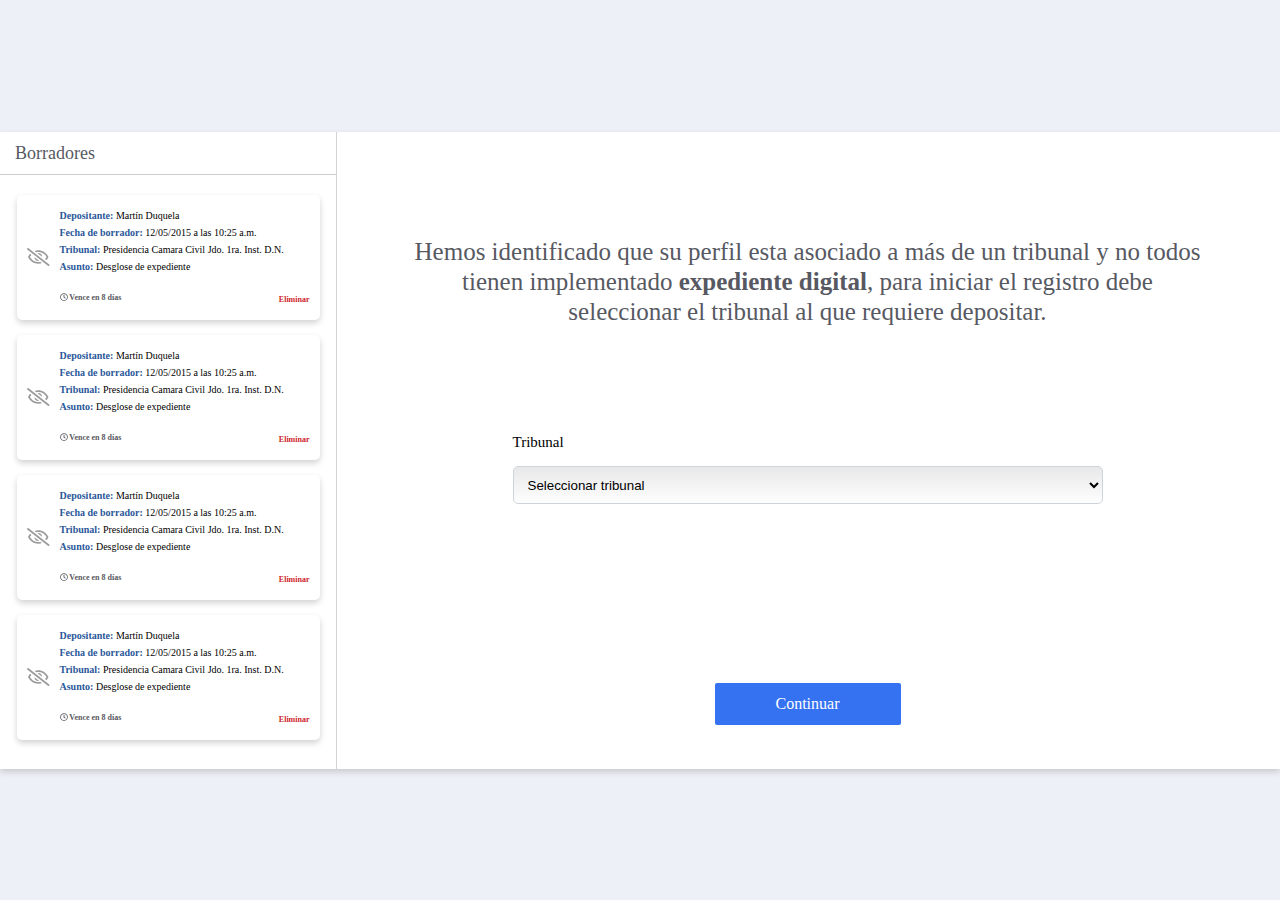
<file: index.html>
<!DOCTYPE html>
<html lang="en">
<head>
    <meta charset="UTF-8">
    <meta http-equiv="X-UA-Compatible" content="IE=edge">
    <meta name="viewport" content="width=device-width, initial-scale=1.0">
    <script type="text/javascript" src="/assets/js/main.js"></script>
    <link rel="icon" href="/assets/img/favicon.png" sizes="32x32" />
    <link href="/assets/css/styles.css" rel="stylesheet">
    <title>Poder Judicial de la República Dominicana</title>
</head>
<body>
    <main class="tribunal">
        <div class="tribunal__container">
            <div class="borradores">
                <div class="borradores__title">
                    <h1>Borradores</h1>
                </div>
                <div class="borradores__container">
                    <div class="borradores__borrador">
                        <div class="borrador__icon">
                            <i class="far fa-eye-slash"></i>
                        </div>
                        <div class="borrador__details">
                            <p><span>Depositante:</span> Martín Duquela</p>
                            <p><span>Fecha de borrador:</span> 12/05/2015 a las 10:25 a.m.</p>
                            <p><span>Tribunal:</span> Presidencia Camara Civil Jdo. 1ra. Inst. D.N.</p>
                            <p><span>Asunto:</span> Desglose de expediente</p>
                            <div class="borrador__footer">
                                <div class="borrador__date">
                                    <i class="far fa-clock"></i> Vence en 8 días
                                </div>
                                <div class="borrador__button">
                                    <a class="borrador__delete" href="#">Eliminar</a>
                                </div>
                            </div>
                        </div>
                    </div>
                    <div class="borradores__borrador">
                        <div class="borrador__icon">
                            <i class="far fa-eye-slash"></i>
                        </div>
                        <div class="borrador__details">
                            <p><span>Depositante:</span> Martín Duquela</p>
                            <p><span>Fecha de borrador:</span> 12/05/2015 a las 10:25 a.m.</p>
                            <p><span>Tribunal:</span> Presidencia Camara Civil Jdo. 1ra. Inst. D.N.</p>
                            <p><span>Asunto:</span> Desglose de expediente</p>
                            <div class="borrador__footer">
                                <div class="borrador__date">
                                    <i class="far fa-clock"></i> Vence en 8 días
                                </div>
                                <div class="borrador__button">
                                    <a class="borrador__delete" href="#">Eliminar</a>
                                </div>
                            </div>
                        </div>
                    </div>
                    <div class="borradores__borrador">
                        <div class="borrador__icon">
                            <i class="far fa-eye-slash"></i>
                        </div>
                        <div class="borrador__details">
                            <p><span>Depositante:</span> Martín Duquela</p>
                            <p><span>Fecha de borrador:</span> 12/05/2015 a las 10:25 a.m.</p>
                            <p><span>Tribunal:</span> Presidencia Camara Civil Jdo. 1ra. Inst. D.N.</p>
                            <p><span>Asunto:</span> Desglose de expediente</p>
                            <div class="borrador__footer">
                                <div class="borrador__date">
                                    <i class="far fa-clock"></i> Vence en 8 días
                                </div>
                                <div class="borrador__button">
                                    <a class="borrador__delete" href="#">Eliminar</a>
                                </div>
                            </div>
                        </div>
                    </div>
                    <div class="borradores__borrador">
                        <div class="borrador__icon">
                            <i class="far fa-eye-slash"></i>
                        </div>
                        <div class="borrador__details">
                            <p><span>Depositante:</span> Martín Duquela</p>
                            <p><span>Fecha de borrador:</span> 12/05/2015 a las 10:25 a.m.</p>
                            <p><span>Tribunal:</span> Presidencia Camara Civil Jdo. 1ra. Inst. D.N.</p>
                            <p><span>Asunto:</span> Desglose de expediente</p>
                            <div class="borrador__footer">
                                <div class="borrador__date">
                                    <i class="far fa-clock"></i> Vence en 8 días
                                </div>
                                <div class="borrador__button">
                                    <a class="borrador__delete" href="#">Eliminar</a>
                                </div>
                            </div>
                        </div>
                    </div>
                        
                </div>
            </div>
            <div class="block-right">
                <div class="block-right__text">
                    <p>Hemos identificado que su perfil esta asociado a más de un tribunal y no todos tienen implementado <span>expediente digital</span>, para iniciar el registro debe seleccionar el tribunal al que requiere depositar.</p>
                </div>
                <div class="block-right__form">
                    <form action="">
                        <label for="tribunal"> Tribunal
                            <select name="tribunal">
                                <option value="Seleccionar tribunal" selected>Seleccionar tribunal</option>
                                <option value="Presidencia Camara Civil Jdo. 1ra. Inst. D.N.">Presidencia Camara Civil Jdo. 1ra. Inst. D.N.</option>
                                <option value="Tribunal superior administrativo">Tribunal superior administrativo</option>
                                <option value="Suprema corte de justicia">Suprema corte de justicia</option>
                            </select>
                        </label>
                    </form>
                    <a class="block-right__button" href="/expediente.html">Continuar</a>
                </div>
            </div>
        </div>
    </main>

    <script src="/assets/fontawesome/js/all.js"></script>
</body>
</html>
</file>
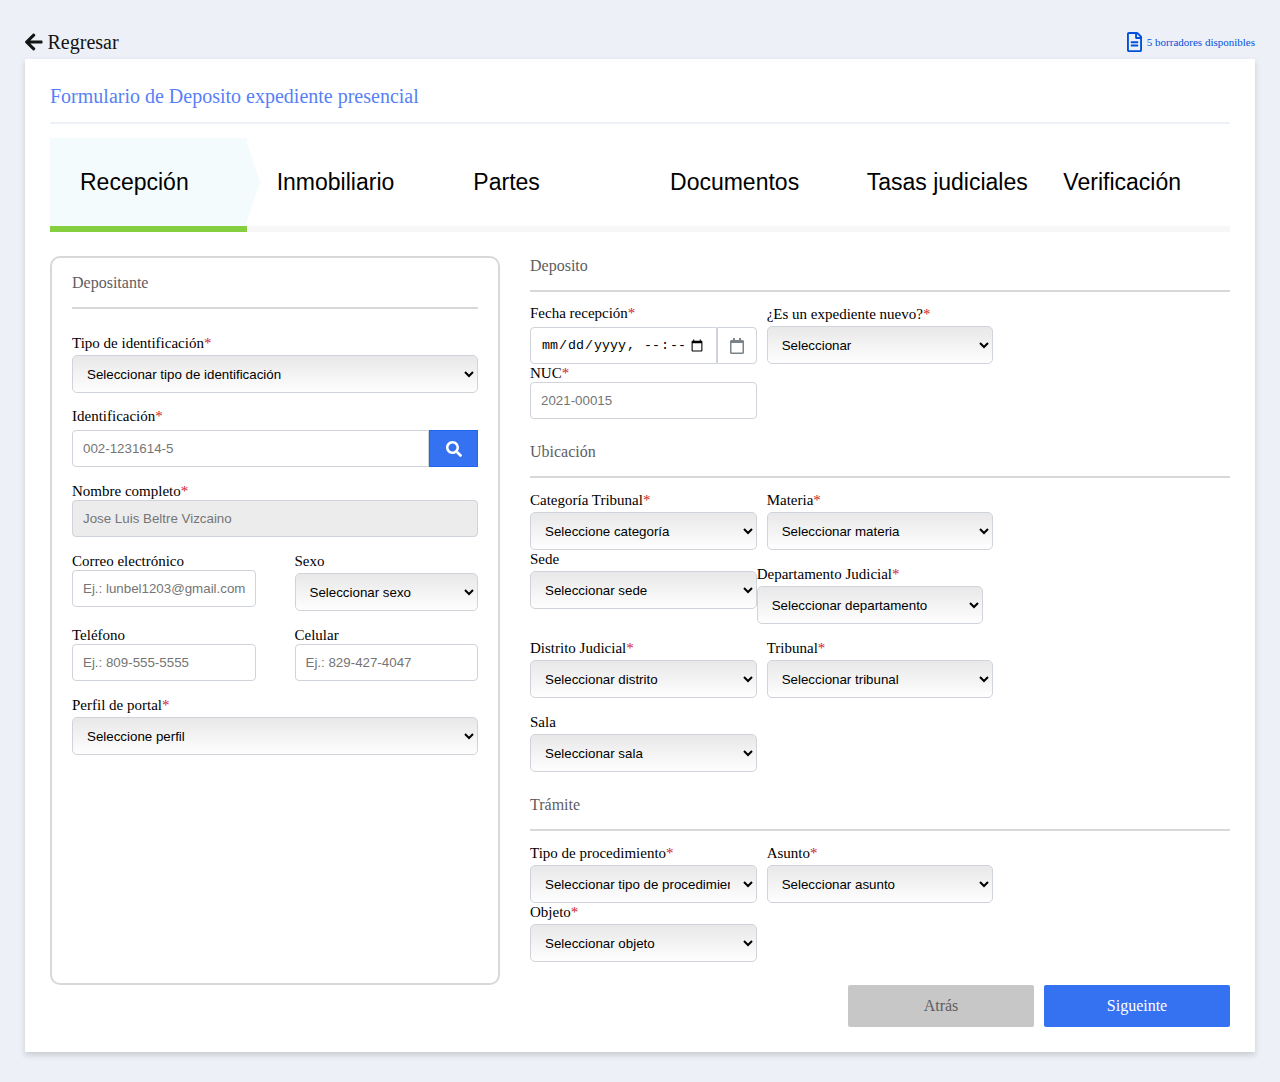
<file: expediente.html>
<!DOCTYPE html>
<html lang="en">
<head>
    <meta charset="UTF-8">
    <meta http-equiv="X-UA-Compatible" content="IE=edge">
    <meta name="viewport" content="width=device-width, initial-scale=1.0">
    <link rel="icon" href="/assets/img/favicon.png" sizes="32x32" />
    <link href="/assets/css/styles.css" rel="stylesheet">
    <title>Poder judicial - Formulario de Deposito expediente presencial</title>
</head>
<body>
    <main class="expedientes">
        <div class="expedientes__container">
            <div class="header__screen">
                <div class="back__btn">
                    <a id="back__btn">
                        <i class="fas fa-arrow-left"></i> Regresar
                    </a>
                </div>
                <div class="borradores__disponibles">
                    <a id="borradores__disponibles">
                        <i class="far fa-file-alt"></i>  5 borradores disponibles
                    </a>
                </div>
            </div>
            <div class="screen__body">
                <div class="body__header">
                    <div class="screen__header">
                        <h1>Formulario de Deposito expediente presencial</h1>
                    </div>
                    <div class="panel__tabs">
                        <ul class="panel__tabs__container">
                            <li class="panel__tab tab__active">
                                <h3>Recepción</h3>
                            </li>
                            <li class="panel__tab ">
                                <h3>Inmobiliario</h3>
                            </li>
                            <li class="panel__tab">
                                <h3>Partes</h3>
                            </li>
                            <li class="panel__tab">
                                <h3>Documentos</h3>
                            </li>
                            <li class="panel__tab">
                                <h3>Tasas judiciales</h3>
                            </li>
                            <li class="panel__tab">
                                <h3>Verificación</h3>
                            </li>
                        </ul>
                        <div class="panel__progress-bar">
                            <div class="progress__bar" id="progress__bar"></div>
                        </div>
                    </div>
                </div>
                <form>
                    <div class="step__content step-1 step__active" id="recepcion">
                        <div class="recepcion__content">
                            <div class="body__content-depositante">
                                <h3 class="step__content-title">
                                    Depositante
                                </h3>
                                <div class="depositante__form">
                                    <div class="form__group">
                                        <label for="typeId">Tipo de identificación<span>*</span></label>
                                        <select name="typeId">
                                            <option value="Seleccionar tipo de identificación">Seleccionar tipo de identificación</option>
                                            <option value="pasaporte">Pasaporte</option>
                                            <option value="cedula">Cédula</option>
                                        </select>
                                    </div>
                                    <div class="form__group id">
                                        <label for="id">Identificación<span>*</span></label>
                                        <input type="text" name="id" placeholder="002-1231614-5">
                                        <a href=""class="searchId"><i class="fas fa-search"></i></a>
                                    </div>
                                    <div class="form__group">
                                        <label for="full-name">Nombre completo<span>*</span></label>
                                        <input type="text" name="full-name" placeholder="Jose Luis Beltre Vizcaino" disabled="disabled">
                                    </div>
                                    <div class="form__group column-2 email">
                                        <label for="full-name">Correo electrónico</label>
                                        <input type="text" name="email" placeholder="Ej.: lunbel1203@gmail.com">
                                    </div>
                                    <div class="form__group column-2 sexo">
                                        <label for="sexo">Sexo</label>
                                        <select name="typeId">
                                            <option value="select-default">Seleccionar sexo</option>
                                            <option value="hombre">Hombre</option>
                                            <option value="mujer">Mujer</option>
                                        </select>
                                    </div>
                                    <div class="form__group column-2 phone">
                                        <label for="phone">Teléfono</label>
                                        <input type="text" name="phone" placeholder="Ej.: 809-555-5555">
                                    </div>
                                    <div class="form__group column-2 mobile">
                                        <label for="mobile">Celular</label>
                                        <input type="text" name="mobile" placeholder="Ej.: 829-427-4047">
                                    </div>
                                    <div class="form__group">
                                        <label for="profile">Perfil de portal<span>*</span></label>
                                        <select name="typeId">
                                            <option value="profile">Seleccione perfil</option>
                                        </select>
                                    </div>
                                </div>
                            </div>
                            <div class="body__content-deposito">
                                <div class="deposito__row">
                                    <h3 class="step__content-title">
                                        Deposito
                                    </h3>
                                    <div class="row__field">
                                        <div class="form__group column-3 marginT marginR column-icon">
                                            <label for="receptionDate">Fecha recepción<span>*</span></label>
                                            <input type="datetime-local" name="receptionDate" placeholder="dd/mm/yyyy hh:mm am/pm">
                                            <span class="icon-item"><i class="far fa-calendar"></i></span>
                                        </div>
                                        <div class="form__group column-3 marginT marginR">
                                            <label for="newExpediente">¿Es un expediente nuevo?<span>*</span></label>
                                            <select name="newExpediente">
                                                <option value="selecet">Seleccionar</option>
                                                <option value="si">Si</option>
                                                <option value="no">No</option>
                                            </select>
                                        </div>
                                        <div class="form__group column-3 marginT">
                                            <label for="nuc">NUC<span>*</span></label>
                                            <input type="text" name="nuc" placeholder="2021-00015">
                                        </div>
                                    </div>
                                </div>
                                
                                <div class="deposito__row">
                                    <h3 class="step__content-title">
                                        Ubicación
                                    </h3>
                                    <div class="row__field">
                                        <div class="form__group column-3 marginT marginR">
                                            <label for="categoryTribunal">Categoría Tribunal<span>*</span></label>
                                            <select name="categoryTribunal">
                                                <option value="selecet">Seleccione categoría</option>
                                            </select>
                                        </div>
                                        <div class="form__group column-3 marginT marginR">
                                            <label for="matter">Materia<span>*</span></label>
                                            <select name="matter">
                                                <option value="selecet">Seleccionar materia</option>
                                            </select>
                                        </div>
                                        <div class="form__group column-3 marginT">
                                            <label for="matter">Sede</label>
                                            <select name="matter">
                                                <option value="selecet">Seleccionar sede</option>
                                            </select>
                                        </div>
                                        <div class="form__group column-3 marginR">
                                            <label for="departamentJudicial">Departamento Judicial<span>*</span></label>
                                            <select name="departamentJudicial">
                                                <option value="selecet">Seleccionar departamento</option>
                                            </select>
                                        </div>
                                        <div class="form__group column-3 marginR">
                                            <label for="districtJudicial">Distrito Judicial<span>*</span></label>
                                            <select name="districtJudicial">
                                                <option value="selecet">Seleccionar distrito</option>
                                            </select>
                                        </div>
                                        <div class="form__group column-3">
                                            <label for="tribunal">Tribunal<span>*</span></label>
                                            <select name="tribunal">
                                                <option value="selecet">Seleccionar tribunal</option>
                                            </select>
                                        </div>
                                        <div class="form__group column-3 marginR">
                                            <label for="sala">Sala</label>
                                            <select name="sala">
                                                <option value="selecet">Seleccionar sala</option>
                                            </select>
                                        </div>
                                    </div>
                                </div>
                                
                                <div class="deposito__row">
                                    <h3 class="step__content-title">
                                        Trámite
                                    </h3>
                                    <div class="row__field">
                                        <div class="form__group column-3 marginT marginR">
                                            <label for="procedureType">Tipo de procedimiento<span>*</span></label>
                                            <select name="procedureType">
                                                <option value="selecet">Seleccionar tipo de procedimiento</option>
                                            </select>
                                        </div>
                                        <div class="form__group column-3 marginT marginR">
                                            <label for="subject">Asunto<span>*</span></label>
                                            <select name="subject">
                                                <option value="selecet">Seleccionar asunto</option>
                                            </select>
                                        </div>
                                        <div class="form__group column-3 marginT">
                                            <label for="object">Objeto<span>*</span></label>
                                            <select name="object">
                                                <option value="selecet">Seleccionar objeto</option>
                                            </select>
                                        </div>
                                    </div>
                                </div>

                            </div>
                            <div class="body__content-footer">
                                <div class="body__footer-left">
                                </div>
                                <div class="body__footer-right">
                                    <a class="block-right__button prev-btn disabled__button">Atrás</a>
                                    <a class="block-right__button next-btn">Sigueinte</a>
                                </div>
                            </div>
                        </div>
                    </div>
                    <div class="step__content step-2 " id="inmobiliario">
                        <div class="actions__buttons">
                            <a class="actions__link register__inmueble-button">
                                <i class="fas fa-store"></i>
                            </a>
                            <a class="actions__link register__delete">
                                <i class="fas fa-trash"></i>
                            </a>
                        </div>
                        <div class="inmobiliario__content">
                            <div class="body__content-inmobiliario">
                                <div class="table-full table">
                                    <div class="table__header">
                                        <div class="header__item"><input type="checkbox" name="marcar"></div>
                                        <div class="header__item">Distrito Catastral</div>
                                        <div class="header__item">Tipo de Inmueble</div>
                                        <div class="header__item">Titulo</div>
                                        <div class="header__item">Teléfono</div>
                                        <div class="header__item">Acciones</div>
                                    </div>
                                    <div class="table__body">
                                        <div class="table__row">
                                            <div class="header__item"><input type="checkbox" name="marcar"></div>
                                            <div class="header__item">San Juan</div>
                                            <div class="header__item">Condominio</div>
                                            <div class="header__item">Juan Maraca</div>
                                            <div class="header__item">809-555-5555</div>
                                            <div class="header__item"><i class="fas fa-pencil-alt"></i></div>
                                        </div>
                                        <div class="table__row">
                                            <div class="header__item"><input type="checkbox" name="marcar"></div>
                                            <div class="header__item">Santo Domingo</div>
                                            <div class="header__item">Apartamento</div>
                                            <div class="header__item">Pepin corripio</div>
                                            <div class="header__item">809-555-5555</div>
                                            <div class="header__item"><i class="fas fa-pencil-alt"></i></div>
                                        </div>
                                    </div>
                                </div>
                            </div>
                            <div class="body__content-footer">
                                <div class="body__footer-left">
                                    <a class="saveDraft-btn savedDraft__button">Guardar borrador</a>
                                </div>
                                <div class="body__footer-right">
                                    <a class="block-right__button prev-btn">Atrás</a>
                                    <a class="block-right__button next-btn">Sigueinte</a>
                                </div>
                            </div>
                        </div>
                    </div>
                    <div class="step__content step-3" id="partes">
                        <div class="actions__buttons">
                            <a class="actions__link">
                                <i class="fas fa-user-plus"></i>
                            </a>
                            <a class="actions__link register__delete">
                                <i class="fas fa-trash"></i>
                            </a>
                        </div>
                        <div class="inmobiliario__content">
                            <div class="body__content-inmobiliario">
                                <div class="table-full table">
                                    <div class="table__header">
                                        <div class="header__item"><input type="checkbox" name="marcar"></div>
                                        <div class="header__item">Nombre completo</div>
                                        <div class="header__item">Identificación</div>
                                        <div class="header__item">Calidad</div>
                                        <div class="header__item">Representante</div>
                                        <div class="header__item">Acciones</div>
                                    </div>
                                    <div class="table__body">
                                        <div class="table__row">
                                            <div class="header__item"><input type="checkbox" name="marcar"></div>
                                            <div class="header__item">Juan Arturo</div>
                                            <div class="header__item">001-0035942-1</div>
                                            <div class="header__item">Recurrente</div>
                                            <div class="header__item">Polo Contreras</div>
                                            <div class="header__item"><i class="fas fa-pencil-alt"></i></div>
                                        </div>
                                        <div class="table__row">
                                            <div class="header__item"><input type="checkbox" name="marcar"></div>
                                            <div class="header__item">Polo Contreras</div>
                                            <div class="header__item">001-0035942-1</div>
                                            <div class="header__item">Representante</div>
                                            <div class="header__item">N/A</div>
                                            <div class="header__item"><i class="fas fa-pencil-alt"></i></div>
                                        </div>
                                    </div>
                                </div>
                            </div>
                            <div class="body__content-footer">
                                <div class="body__footer-left">
                                    <a class="saveDraft-btn savedDraft__button">Guardar borrador</a>
                                </div>
                                <div class="body__footer-right">
                                    <a class="block-right__button prev-btn">Atrás</a>
                                    <a class="block-right__button next-btn">Sigueinte</a>
                                </div>
                            </div>
                        </div>
                    </div>
                    <div class="step__content step-4 " id="documentos">
                        <div class="actions__buttons">
                            <a class="actions__link">
                                <i class="fas fa-newspaper"></i>
                            </a>
                            <a class="actions__link register__delete">
                                <i class="fas fa-trash"></i>
                            </a>
                        </div>
                        <div class="inmobiliario__content">
                            <div class="body__content-documents">
                                <div class="table-ocho table-full table">
                                    <div class="table__header">
                                        <div class="header__item"><input type="checkbox" name="marcar"></div>
                                        <div class="header__item">Nombre del documento</div>
                                        <div class="header__item">Tipo de documento</div>
                                        <div class="header__item">Fecha de registro</div>
                                        <div class="header__item">Acciones</div>
                                    </div>
                                    <div class="table__body">
                                        <div class="table__row">
                                            <div class="header__item"><input type="checkbox" name="marcar"></div>
                                            <div class="header__item">Documento de prueba</div>
                                            <div class="header__item">Prueba</div>
                                            <div class="header__item">24/08/2021</div>
                                            <div class="header__item">
                                                <i class="fas fa-pencil-alt"></i>
                                                <i class="fas fa-paperclip"></i>
                                                <i class="fas fa-print"></i>
                                            </div>
                                        </div>
                                        <div class="table__row">
                                            <div class="header__item"><input type="checkbox" name="marcar"></div>
                                            <div class="header__item">Sentencia</div>
                                            <div class="header__item">Sentencia</div>
                                            <div class="header__item">24/08/2021</div>
                                            <div class="header__item">
                                                <i class="fas fa-pencil-alt"></i>
                                                <i class="fas fa-paperclip"></i>
                                                <i class="fas fa-print"></i>
                                            </div>
                                        </div>
                                    </div>
                                </div>
                                <div class="body__content-documentMatriz">
                                    <h3 class="step__content-title">
                                        Matriz de documentos
                                    </h3>
                                    <div class="documentMatriz__content">
                                        <div class="documents__legends">
                                            <div class="legends__header">
                                                <div class="legend__item legend__noCargado">
                                                    <div class="legend"></div>
                                                    <h3>No cargado</h3>
                                                </div>
                                                <div class="legend__item legend__vinculado">
                                                    <div class="legend"></div>
                                                    <h3>Documento Vinculado</h3>
                                                </div>
                                                <div class="legend__item legend__cargado">
                                                    <div class="legend"></div>
                                                    <h3>Archivo cargado</h3>
                                                </div>
                                            </div>
                                            <div class="documents__text">
                                                <p>Esta lista busque que el/la recepcionista conozca los documentos que el usuario debe depositar para este asunto.</p>
                                            </div>
                                            <div class="documents__types">
                                                <div class="legend__item legend__cargado"><div class="legend rounded"></div>Tipo de documento 1</div>
                                                <div class="legend__item legend__noCargado"><div class="legend rounded"></div>Tipo de documento 2</div>
                                                <div class="legend__item legend__vinculado"><div class="legend rounded"></div>Tipo de documento 3</div>
                                                <div class="legend__item legend__vinculado"><div class="legend rounded"></div>Tipo de documento 4</div>
                                                <div class="legend__item legend__noCargado"><div class="legend rounded"></div>Tipo de documento 5</div>
                                                <div class="legend__item legend__noCargado"><div class="legend rounded"></div>Tipo de documento 6</div>
                                            </div>
                                        </div>
                                    </div>
                                </div>
                            </div>
                            <div class="body__content-footer">
                                <div class="body__footer-left">
                                    <a class="saveDraft-btn savedDraft__button">Guardar borrador</a>
                                </div>
                                <div class="body__footer-right">
                                    <a class="block-right__button prev-btn">Atrás</a>
                                    <a class="block-right__button next-btn">Sigueinte</a>
                                </div>
                            </div>
                        </div>
                    </div>
                    <div class="step__content step-5 " id="tasas">
                        <div class="actions__buttons">
                            <a class="actions__link">
                                <i class="far fa-newspaper"></i>
                            </a>
                            <a class="actions__link register__delete">
                                <i class="fas fa-trash"></i>
                            </a>
                        </div>
                        <div class="inmobiliario__content">
                            <div class="body__content-documents">
                                <div class="table-ocho table-full table">
                                    <div class="table__header">
                                        <div class="header__item"><input type="checkbox" name="marcar"></div>
                                        <div class="header__item">Tipo de documento</div>
                                        <div class="header__item">Nro. de documento</div>
                                        <div class="header__item">Valor RD$</div>
                                        <div class="header__item">Acciones</div>
                                    </div>
                                    <div class="table__body">
                                        <div class="table__row">
                                            <div class="header__item"><input type="checkbox" name="marcar"></div>
                                            <div class="header__item">Recibo</div>
                                            <div class="header__item">056-562</div>
                                            <div class="header__item">RD$35.00</div>
                                            <div class="header__item">
                                                <i class="fas fa-pencil-alt"></i>
                                                <i class="fas fa-paperclip"></i>
                                            </div>
                                        </div>
                                        <div class="table__row">
                                            <div class="header__item"><input type="checkbox" name="marcar"></div>
                                            <div class="header__item">Sello</div>
                                            <div class="header__item">10-695</div>
                                            <div class="header__item">RD$10.00</div>
                                            <div class="header__item">
                                                <i class="fas fa-pencil-alt"></i>
                                                <i class="fas fa-paperclip"></i>
                                            </div>
                                        </div>
                                    </div>
                                </div>
                                <div class="body__content-documentMatriz">
                                    <h3 class="step__content-title">
                                        Matriz de documentos
                                    </h3>
                                    <div class="documentMatriz__content">
                                        <div class="documents__legends">
                                            <div class="legends__header">
                                                <div class="legend__item legend__noCargado">
                                                    <div class="legend"></div>
                                                    <h3>No cargado</h3>
                                                </div>
                                                <div class="legend__item legend__vinculado">
                                                    <div class="legend"></div>
                                                    <h3>Documento Vinculado</h3>
                                                </div>
                                                <div class="legend__item legend__cargado">
                                                    <div class="legend"></div>
                                                    <h3>Archivo cargado</h3>
                                                </div>
                                            </div>
                                            <div class="documents__text">
                                                <p>Esta lista busque que el/la recepcionista conozca los documentos que el usuario debe depositar para este asunto.</p>
                                            </div>
                                            <div class="documents__types">
                                                <div class="legend__item legend__cargado"><div class="legend rounded"></div>Tipo de documento 1</div>
                                                <div class="legend__item legend__noCargado"><div class="legend rounded"></div>Tipo de documento 2</div>
                                                <div class="legend__item legend__vinculado"><div class="legend rounded"></div>Tipo de documento 3</div>
                                                <div class="legend__item legend__vinculado"><div class="legend rounded"></div>Tipo de documento 4</div>
                                                <div class="legend__item legend__noCargado"><div class="legend rounded"></div>Tipo de documento 5</div>
                                                <div class="legend__item legend__noCargado"><div class="legend rounded"></div>Tipo de documento 6</div>
                                            </div>
                                        </div>
                                    </div>
                                </div>
                            </div>
                            <div class="body__content-footer">
                                <div class="body__footer-left">
                                    <a class="saveDraft-btn savedDraft__button">Guardar borrador</a>
                                </div>
                                <div class="body__footer-right">
                                    <a class="block-right__button prev-btn">Atrás</a>
                                    <a class="block-right__button next-btn">Sigueinte</a>
                                </div>
                            </div>
                        </div>
                    </div>
                    <div class="step__content step-6 " id="verificacion">
                        <div class="verificacion__content">
                            <div class="verificacion__recepcion">
                                <h1 class="verificacion__title">
                                    Recepción
                                </h1>
                                <div class="recepcion__content">
                                    <div class="body__content-depositante">
                                        <h3 class="step__content-title">
                                            Depositante
                                        </h3>
                                        <div class="depositante__form">
                                            <div class="form__group">
                                                <label for="typeId">Tipo de identificación<span>*</span></label>
                                                <select name="typeId">
                                                    <option value="Seleccionar tipo de identificación">Seleccionar tipo de identificación</option>
                                                    <option value="pasaporte">Pasaporte</option>
                                                    <option value="cedula">Cédula</option>
                                                </select>
                                            </div>
                                            <div class="form__group id">
                                                <label for="id">Identificación<span>*</span></label>
                                                <input type="text" name="id" placeholder="002-1231614-5">
                                                <a href=""class="searchId"><i class="fas fa-search"></i></a>
                                            </div>
                                            <div class="form__group">
                                                <label for="full-name">Nombre completo<span>*</span></label>
                                                <input type="text" name="full-name" placeholder="Jose Luis Beltre Vizcaino" disabled="disabled">
                                            </div>
                                            <div class="form__group phone">
                                                <label for="phone">Teléfono</label>
                                                <input type="text" name="phone" placeholder="Ej.: 809-555-5555">
                                            </div>
                                            <div class="form__group email">
                                                <label for="full-name">Correo electrónico</label>
                                                <input type="text" name="email" placeholder="Ej.: lunbel1203@gmail.com">
                                            </div>
                                            <div class="form__group">
                                                <label for="profile">Perfil de portal<span>*</span></label>
                                                <select name="typeId">
                                                    <option value="profile">Seleccione perfil</option>
                                                </select>
                                            </div>
                                        </div>
                                    </div>
                                    <div class="body__content-deposito">
                                        <div class="deposito__row">
                                            <h3 class="step__content-title">
                                                Deposito
                                            </h3>
                                            <div class="row__field">
                                                <div class="form__group column-3 marginT marginR column-icon">
                                                    <label for="receptionDate">Fecha recepción<span>*</span></label>
                                                    <input type="datetime-local" name="receptionDate" placeholder="dd/mm/yyyy hh:mm am/pm">
                                                    <span class="icon-item"><i class="far fa-calendar"></i></span>
                                                </div>
                                                <div class="form__group column-3 marginT">
                                                    <label for="nuc">NUC<span>*</span></label>
                                                    <input type="text" name="nuc" placeholder="2021-00015">
                                                </div>
                                            </div>
                                        </div>
                                        
                                        <div class="deposito__row">
                                            <h3 class="step__content-title">
                                                Ubicación
                                            </h3>
                                            <div class="row__field">
                                                <div class="form__group column-3 marginT marginR">
                                                    <label for="categoryTribunal">Categoría Tribunal<span>*</span></label>
                                                    <select name="categoryTribunal">
                                                        <option value="selecet">Seleccione categoría</option>
                                                    </select>
                                                </div>
                                                <div class="form__group column-3 marginT marginR">
                                                    <label for="matter">Materia<span>*</span></label>
                                                    <select name="matter">
                                                        <option value="selecet">Seleccionar materia</option>
                                                    </select>
                                                </div>
                                                <div class="form__group column-3 marginT">
                                                    <label for="matter">Sede</label>
                                                    <select name="matter">
                                                        <option value="selecet">Seleccionar sede</option>
                                                    </select>
                                                </div>
                                                <div class="form__group column-3 marginR">
                                                    <label for="departamentJudicial">Departamento Judicial<span>*</span></label>
                                                    <select name="departamentJudicial">
                                                        <option value="selecet">Seleccionar departamento</option>
                                                    </select>
                                                </div>
                                                <div class="form__group column-3 marginR">
                                                    <label for="districtJudicial">Distrito Judicial<span>*</span></label>
                                                    <select name="districtJudicial">
                                                        <option value="selecet">Seleccionar distrito</option>
                                                    </select>
                                                </div>
                                                <div class="form__group column-3">
                                                    <label for="tribunal">Tribunal<span>*</span></label>
                                                    <select name="tribunal">
                                                        <option value="selecet">Seleccionar tribunal</option>
                                                    </select>
                                                </div>
                                                <div class="form__group column-3 marginR">
                                                    <label for="sala">Sala</label>
                                                    <select name="sala">
                                                        <option value="selecet">Seleccionar sala</option>
                                                    </select>
                                                </div>
                                            </div>
                                        </div>
                                        
                                        <div class="deposito__row">
                                            <h3 class="step__content-title">
                                                Trámite
                                            </h3>
                                            <div class="row__field">
                                                <div class="form__group column-3 marginT marginR">
                                                    <label for="subject">Asunto<span>*</span></label>
                                                    <select name="subject">
                                                        <option value="selecet">Seleccionar asunto</option>
                                                    </select>
                                                </div>
                                                <div class="form__group column-3 marginT">
                                                    <label for="object">Objeto<span>*</span></label>
                                                    <select name="object">
                                                        <option value="selecet">Seleccionar objeto</option>
                                                    </select>
                                                </div>
                                            </div>
                                        </div>
                                    </div>
                                </div>
                            </div>

                            <div class="verificacion__sections columnas-4">
                                <div class="verificacion__inmuebles columna-verificacion">
                                    <h1 class="verificacion__title">
                                        Inmuebles
                                    </h1>
                                    <div class="body__content-inmobiliario">
                                        <div class="table-full table">
                                            <div class="table__header">
                                                <div class="header__item">Distrito Catastral</div>
                                                <div class="header__item">Tipo de Inmueble</div>
                                                <div class="header__item">Titulo</div>
                                                <div class="header__item">Teléfono</div>
                                            </div>
                                            <div class="table__body">
                                                <div class="table__row">
                                                    <div class="header__item">San Juan</div>
                                                    <div class="header__item">Condominio</div>
                                                    <div class="header__item">Juan Maraca</div>
                                                    <div class="header__item">809-555-5555</div>
                                                </div>
                                                <div class="table__row">
                                                    <div class="header__item">Santo Domingo</div>
                                                    <div class="header__item">Apartamento</div>
                                                    <div class="header__item">Pepin corripio</div>
                                                    <div class="header__item">809-555-5555</div>
                                                </div>
                                            </div>
                                        </div>
                                    </div>
                                </div>

                                <div class="verificacion__partes columna-verificacion">
                                    <h1 class="verificacion__title">
                                        Partes
                                    </h1>
                                    <div class="body__content-inmobiliario">
                                        <div class="table-full table">
                                            <div class="table__header">
                                                <div class="header__item">Nombre completo</div>
                                                <div class="header__item">Identificación</div>
                                                <div class="header__item">Calidad</div>
                                                <div class="header__item">Representante</div>
                                            </div>
                                            <div class="table__body">
                                                <div class="table__row">
                                                    <div class="header__item">Juan Arturo</div>
                                                    <div class="header__item">001-0035942-1</div>
                                                    <div class="header__item">Recurrente</div>
                                                    <div class="header__item">Polo Contreras</div>
                                                </div>
                                                <div class="table__row">
                                                    <div class="header__item">Polo Contreras</div>
                                                    <div class="header__item">001-0035942-1</div>
                                                    <div class="header__item">Representante</div>
                                                    <div class="header__item">N/A</div>
                                                </div>
                                            </div>
                                        </div>
                                    </div>
                                </div>
                            </div>

                            <div class="verificacion__sections columnas-3">
                                <div class="verificacion__documentos columna-verificacion">
                                    <h1 class="verificacion__title">
                                        Documentos
                                    </h1>
                                    <div class="body__content-inmobiliario">
                                        <div class="table-full table">
                                            <div class="table__header">
                                                <div class="header__item">Nombre del documento</div>
                                                <div class="header__item">Tipo de documento</div>
                                                <div class="header__item">Fecha de registro</div>
                                            </div>
                                            <div class="table__body">
                                                <div class="table__row">
                                                    <div class="header__item">Documento de prueba</div>
                                                    <div class="header__item">Prueba</div>
                                                    <div class="header__item">24/08/2021</div>
                                                </div>
                                                <div class="table__row">
                                                    <div class="header__item">Sentencia</div>
                                                    <div class="header__item">Sentencia</div>
                                                    <div class="header__item">24/08/2021</div>
                                                </div>
                                            </div>
                                        </div>
                                    </div>
                                </div>
                                
                                <div class="verificacion__tasa columna-verificacion">
                                    <h1 class="verificacion__title">
                                        Tasas Judiciales
                                    </h1>
                                    <div class="body__content-inmobiliario">
                                        <div class="table-full table">
                                            <div class="table__header">
                                                <div class="header__item">Tipo de documento</div>
                                                <div class="header__item">Nro. de documento</div>
                                                <div class="header__item">Valor RD$</div>
                                            </div>
                                            <div class="table__body">
                                                <div class="table__row">
                                                    <div class="header__item">Recibo</div>
                                                    <div class="header__item">056-562</div>
                                                    <div class="header__item">RD$35.00</div>
                                                </div>
                                                <div class="table__row">
                                                    <div class="header__item">Sello</div>
                                                    <div class="header__item">10-695</div>
                                                    <div class="header__item">RD$10.00</div>
                                                </div>
                                            </div>
                                        </div>
                                    </div>
                                </div>
                            </div>
                        </div>

                        <div class="body__content-footer">
                            <div class="body__footer-left">
                            </div>
                            <div class="body__footer-right">
                                <a class="block-right__button prev-btn">Atrás</a>
                                <a class="block-right__button submit-btn">Guardar</a>
                            </div>
                        </div>
                    </div>
                </form>
            </div>
        </div>
    </main>

    <div class="modals__all">
        <div class="modal modal__case-number ">
            <div class="modal__container">
                <div class="modal__body">
                    <div class="modal__icon">
                        <i class="fas fa-exclamation"></i>
                    </div>
                    <div class="modal__text">
                        <p>El número de caso consultado no fue encontrado en la base de datos del sistema, favor revisar e intentar Nuevamente.</p>
                    </div>
                </div>
                <div class="modal__footer">
                    <a class="block-right__button closeModal">Volver</a>
                </div>
            </div>
        </div>

        <div class="modal modal__action-delete ">
            <div class="modal__container">
                <div class="modal__body">
                    <div class="modal__icon">
                        <i class="fas fa-exclamation"></i>
                    </div>
                    <div class="modal__text">
                        <p>Esta acción eliminara <span>(2)</span> registros, ¿deseas continuar?</p>
                    </div>
                </div>
                <div class="modal__footer">
                    <a class="block-right__button danger__button closeModal">Cancelar</a>
                    <a class="block-right__button closeModal">Continuar</a>
                </div>
            </div>
        </div>

        <div class="modal modal__saved-draft ">
            <div class="modal__container">
                <div class="modal__body">
                    <div class="modal__icon">
                        <i class="fas fa-exclamation"></i>
                    </div>
                    <div class="modal__text">
                        <p>El borrador de esta solicitud fue guardado correctamente, ¿desea imprimir una constancia para el usuario?</p>
                    </div>
                </div>
                <div class="modal__footer">
                    <a class="block-right__button border-blue__button closeModal">No, solo guardar</a>
                    <a class="block-right__button closeModal">Si, imprimir</a>
                </div>
            </div>
        </div>

        <div class="modal modal__regresar ">
            <div class="modal__container">
                <div class="modal__body">
                    <div class="modal__icon">
                        <i class="fas fa-exclamation"></i>
                    </div>
                    <div class="modal__text">
                        <p>Realizar esta acción podría ocasionar que no se guarde la información registrada hasta el momento, ¿deseas continuar?</p>
                    </div>
                </div>
                <div class="modal__footer">
                    <a class="block-right__button danger__button closeModal">Cancelar</a>
                    <a href="/index.html" class="block-right__button">Continuar</a>
                </div>
            </div>
        </div>

        <div class="modal modal__delete-draft ">
            <div class="modal__container">
                <div class="modal__body">
                    <div class="modal__icon">
                        <i class="fas fa-exclamation"></i>
                    </div>
                    <div class="modal__text">
                        <p>El borrador que desea eliminar ya tiene un <span>constancia</span> generada para el usuario que deposito, aun así <br>¿deseas continuar?</p>
                    </div>
                </div>
                <div class="modal__footer">
                    <a class="block-right__button danger__button closeModal">Cancelar</a>
                    <a class="block-right__button closeModal">Continuar</a>
                </div>
            </div>
        </div>
        
        <div class="modal modal__borradores ">
            <div class="modal__container">
                <div class="borradores">
                    <div class="borradores__title modal__header">
                        <h1>Borradores</h1>
                        <a class="closeModal"><i class="fas fa-times"></i></a>
                    </div>
                    <div class="borradores__container">
                        <div class="borradores__borrador">
                            <div class="borrador__icon">
                                <i class="far fa-eye-slash"></i>
                            </div>
                            <div class="borrador__details">
                                <p><span>Depositante:</span> Martín Duquela</p>
                                <p><span>Fecha de borrador:</span> 12/05/2015 a las 10:25 a.m.</p>
                                <p><span>Tribunal:</span> Presidencia Camara Civil Jdo. 1ra. Inst. D.N.</p>
                                <p><span>Asunto:</span> Desglose de expediente</p>
                                <div class="borrador__footer">
                                    <div class="borrador__date">
                                        <i class="far fa-clock"></i> Vence en 8 días
                                    </div>
                                    <div class="borrador__button">
                                        <a class="borrador__delete" href="#">Eliminar</a>
                                    </div>
                                </div>
                            </div>
                        </div>
                        <div class="borradores__borrador">
                            <div class="borrador__icon">
                                <i class="far fa-eye-slash"></i>
                            </div>
                            <div class="borrador__details">
                                <p><span>Depositante:</span> Martín Duquela</p>
                                <p><span>Fecha de borrador:</span> 12/05/2015 a las 10:25 a.m.</p>
                                <p><span>Tribunal:</span> Presidencia Camara Civil Jdo. 1ra. Inst. D.N.</p>
                                <p><span>Asunto:</span> Desglose de expediente</p>
                                <div class="borrador__footer">
                                    <div class="borrador__date">
                                        <i class="far fa-clock"></i> Vence en 8 días
                                    </div>
                                    <div class="borrador__button">
                                        <a class="borrador__delete" href="#">Eliminar</a>
                                    </div>
                                </div>
                            </div>
                        </div>
                        <div class="borradores__borrador">
                            <div class="borrador__icon">
                                <i class="far fa-eye-slash"></i>
                            </div>
                            <div class="borrador__details">
                                <p><span>Depositante:</span> Martín Duquela</p>
                                <p><span>Fecha de borrador:</span> 12/05/2015 a las 10:25 a.m.</p>
                                <p><span>Tribunal:</span> Presidencia Camara Civil Jdo. 1ra. Inst. D.N.</p>
                                <p><span>Asunto:</span> Desglose de expediente</p>
                                <div class="borrador__footer">
                                    <div class="borrador__date">
                                        <i class="far fa-clock"></i> Vence en 8 días
                                    </div>
                                    <div class="borrador__button">
                                        <a class="borrador__delete" href="#">Eliminar</a>
                                    </div>
                                </div>
                            </div>
                        </div>
                        <div class="borradores__borrador">
                            <div class="borrador__icon">
                                <i class="far fa-eye-slash"></i>
                            </div>
                            <div class="borrador__details">
                                <p><span>Depositante:</span> Martín Duquela</p>
                                <p><span>Fecha de borrador:</span> 12/05/2015 a las 10:25 a.m.</p>
                                <p><span>Tribunal:</span> Presidencia Camara Civil Jdo. 1ra. Inst. D.N.</p>
                                <p><span>Asunto:</span> Desglose de expediente</p>
                                <div class="borrador__footer">
                                    <div class="borrador__date">
                                        <i class="far fa-clock"></i> Vence en 8 días
                                    </div>
                                    <div class="borrador__button">
                                        <a class="borrador__delete" href="#">Eliminar</a>
                                    </div>
                                </div>
                            </div>
                        </div>
                            
                    </div>
                </div>
            </div>
        </div>
        
        <div class="modal modal__registroInmueble ">
            <div class="modal__container">
                <div class="registro__inmueble">
                    <div class="modal__header">
                        <div class="borradores__title">
                            <h1>Registro de inmueble</h1>
                        </div>
                        <a class="closeModal"><i class="fas fa-times"></i></a>
                    </div>
                    <div class="modal__body">
                        <div class="recepcion__content">
                            <div class="body__content-depositante">
                                <h3 class="step__content-title">
                                    Titular
                                </h3>
                                <div class="depositante__form">
                                    <div class="form__group">
                                        <label for="typeId">Tipo de identificación<span>*</span></label>
                                        <select name="typeId">
                                            <option value="Seleccionar tipo de identificación">Seleccionar tipo de identificación</option>
                                            <option value="pasaporte">Pasaporte</option>
                                            <option value="cedula">Cédula</option>
                                        </select>
                                    </div>
                                    <div class="form__group id">
                                        <label for="id">Identificación<span>*</span></label>
                                        <input type="text" name="id" placeholder="002-1231614-5">
                                        <a href=""class="searchId"><i class="fas fa-search"></i></a>
                                    </div>
                                    <div class="form__group">
                                        <label for="full-name">Nombre completo</label>
                                        <input type="text" name="full-name" placeholder="Jose Luis Beltre Vizcaino" disabled="disabled">
                                    </div>
                                    <div class="form__group phone">
                                        <label for="phone">Teléfono</label>
                                        <input type="text" name="phone" placeholder="Ej.: 809-555-5555">
                                    </div>
                                </div>
                            </div>
                            <div class="body__content-deposito">
                                
                                <div class="deposito__row">
                                    <h3 class="step__content-title">
                                        Ubicación del inmueble
                                    </h3>
                                    <div class="row__field">
                                        <div class="form__group column-3 marginT marginR">
                                            <label for="categoryTribunal">Distrito Catastral</label>
                                            <select name="categoryTribunal">
                                                <option value="selecet">Seleccionar distrito catastral</option>
                                            </select>
                                        </div>
                                        <div class="form__group column-3 marginT marginR">
                                            <label for="matter">Provincia</label>
                                            <select name="matter">
                                                <option value="selecet">Seleccionar provincia</option>
                                            </select>
                                        </div>
                                        <div class="form__group column-3 marginT">
                                            <label for="matter">Municipio</label>
                                            <select name="matter">
                                                <option value="selecet">Seleccionar municipio</option>
                                            </select>
                                        </div>
                                    </div>
                                </div>
                                
                                <div class="deposito__row">
                                    <h3 class="step__content-title">
                                        Detalles del inmueble
                                    </h3>
                                    <div class="row__field">
                                        <div class="form__group column-3 marginT marginR">
                                            <label for="procedureType">Tipo Inmueble</label>
                                            <select name="procedureType">
                                                <option value="selecet">Seleccionar municipio</option>
                                            </select>
                                        </div>
                                        <div class="form__group column-3  marginT marginR">
                                            <label for="phone">Matrícula</label>
                                            <input type="text" name="phone" placeholder="Ingresar matrícula">
                                        </div>
                                        <div class="form__group column-3 marginT">
                                            <label for="phone">Designación posicional</label>
                                            <input type="text" name="phone" placeholder="Ingresar designación">
                                        </div>
                                        <div class="form__group column-3 marginR">
                                            <label for="phone">Parcela</label>
                                            <input type="text" name="phone" placeholder="Ingresar parcela">
                                        </div>
                                        <div class="form__group column-3 marginR">
                                            <label for="phone">Manzana</label>
                                            <input type="text" name="phone" placeholder="Ingresar manzana">
                                        </div>
                                        <div class="form__group column-3">
                                            <label for="phone">Porción</label>
                                            <input type="text" name="phone" placeholder="Ingresar porción">
                                        </div>
                                        <div class="form__group column-3 marginR">
                                            <label for="phone">Solar</label>
                                            <input type="text" name="phone" placeholder="Ingresar solar">
                                        </div>
                                    </div>
                                </div>

                            </div>
                        </div>
                    </div>
                    <div class="modal__footer">
                        <a class="block-right__button closeModal">Guardar</a>
                    </div>
                </div>
            </div>
        </div>
    </div>

    <script src="/assets/fontawesome/js/all.js"></script>
    <script type="text/javascript" src="/assets/js/main.js"></script>
</body>
</html>
</file>
<file: assets/css/styles.css>
:root {

    /* Colors: */
    --unnamed-color-010710: #010710;
    --unnamed-color-1b334b: #1B334B;
    --unnamed-color-2b589a: #2B589A;
    --unnamed-color-0047ba: #0047BA;
    --unnamed-color-0050dd: #0050DD;
    --unnamed-color-0197cd: #0197CD;
    --unnamed-color-b6d6e1: #B6D6E1;
    --unnamed-color-f1fffa: #F1FFFA;
    --unnamed-color-5e5d62: #5E5D62;
    --unnamed-color-d7d2cb: #D7D2CB;
    --unnamed-color-e6e6e6: #E6E6E6;
    --unnamed-color-f2f2f2: #F2F2F2;
    --unnamed-color-ffffff: #FFFFFF;
    --unnamed-color-20994a: #20994A;
    --unnamed-color-ce2529: #CE2529;
    --unnamed-color-ef3340: #EF3340;
    --unnamed-color-dbd42e: #DBD42E;

    /* Dimensiones */
    --full-width: 1322px;
    --full-height: 637px;

}

@import url('https://fonts.googleapis.com/css2?family=Roboto:wght@100;300;400;500&display=swap');

h1, h2, h3, h4, h5, h6 {
    font-size: 16px;
}

* {
    margin: 0;
    padding: 0;
    box-sizing: border-box;
}

a {
    cursor: pointer;
}

body {
    font-family: Helvetica Neue;
    background-color: #EDF1F7;
    font-weight: 300;
}

/********************************
**  SCREEN TRIBUNAL
*********************************/
.tribunal {
    width: 100vw;
    height: 100vh;
    display: flex;
    justify-content: center;
    align-items: center;
}

.tribunal__container {
    width: var(--full-width);
    height: var(--full-height);
    display: flex;
    background-color: var(--unnamed-color-ffffff) 0% 0% no-repeat padding-box;
    background: #FFFFFF 0% 0% no-repeat padding-box;
    box-shadow: 0px 3px 6px #00000029;
}

.borradores {
    width: 337px;
    height: 100%;
    display: flex;
    flex-direction: column;
    align-items: center;
    border-right: solid 1.5px #D3D3D3;
}

.borradores__title {
    width: 100%;
    border-bottom: solid 1.5px #70707059;
}

.borradores__title h1 {
    font-family: Helvetica Neue;
    font-size: 18px;
    color: #575962;
    line-height: 22px;
    text-align: left;
    font-weight: 300;
    letter-spacing: 0px;
    padding: 10px 15px;
}

.borradores__container {
    width: 303px;
    display: flex;
    flex-wrap: wrap;
    justify-content: center;
    padding-top: 20px;
}

.borradores__borrador {
    width: 303px;
    display: flex;
    flex-wrap: wrap;
    background: var(--unnamed-color-ffffff) 0% 0% no-repeat padding-box;
    background: #FFFFFF 0% 0% no-repeat padding-box;
    box-shadow: 0px 3px 6px #0000002E;
    border-radius: 5px;
    padding: 15px 0px;
    font-size: 10px;
    line-height: 12px;
    margin-bottom: 15px;
}

.borradores__borrador:hover {
    background-color: #F2F2F2;
}

.borrador__icon {
    width: 43px;
    display: flex;
    justify-content: center;
    align-items: center;
    font-size: 18px;
    color: #9B9B9B;
}

.borrador__details {
    width: calc(100% - 43px);
}

.borrador__details p {
    margin-bottom: 5px;
}

.borrador__details span {
    color: var(--unnamed-color-2b589a);
    text-align: left;
    font: normal normal bold 10px/12px Helvetica Neue;
    letter-spacing: 0px;
    color: #2B589A;
}

.borrador__footer {
    width: 100%;
    margin-top: 20px;
    display: flex;
    justify-content: space-between;
}

.borrador__date {
    text-align: left;
    font: normal normal bold 8px/10px Helvetica Neue;
    letter-spacing: 0px;
    color: #575962;
}

.borrador__button {
    margin-right: 10px;
}

.borrador__delete {
    color: var(--unnamed-color-ce2529);
    text-align: left;
    font: normal normal bold 8px/10px Helvetica Neue;
    letter-spacing: 0px;
    text-decoration: none;
}

.block-right {
    width: calc(100% - 339px);
    display: flex;
    flex-direction: column;
    align-items: center;
    margin: 105px 0px 60px 0px;
}

.block-right__text {
    width: 792px;
    font-size: 25px;
    line-height: 30px;
    font-weight: 300;
    color: #575962;
    text-align: center;
    letter-spacing: 0px;
    margin-bottom: 107px;
}

.block-right__text span {
    text-align: center;
    font: normal normal bold Helvetica Neue;
    letter-spacing: 0px;
    color: #575962;
    font-weight: bold;
}

.tribunal form {
    width: 100%;
    display: flex;
    justify-content: center;
}

.tribunal form label {
    width: 100%;
    margin-bottom: 179px;
}

.block-right__form {
    width: 590px;
    display: flex;
    justify-content: center;
    flex-wrap: wrap;
}

.tribunal form select {
    width: 100%;
    height: 38px;
    padding: 10px;
    background-color: white;
    border: solid 1px;
    border-radius: 5px;
    background: transparent linear-gradient(180deg, #E8E8E8 0%, #FEFEFE 100%) 0% 0% no-repeat padding-box;
    border: 1px solid #CED4DA;
    border-radius: 5px;
    margin-top: 15px;
}

.block-right__button {
    width: 186px;
    height: 42px;
    display: flex;
    justify-content: center;
    align-items: center;
    background-color: #3572F2;
    border-radius: 2px;
    color: white;
    text-decoration: none;
}

.block-right__button:hover {
    background-color: #2F6CEC;
}

/********************************
**  SCREEN EXPEDIENTE
*********************************/
.expedientes {
    width: 100%;
    display: flex;
    justify-content: center;
    align-items: center;
}

.expedientes__container {
    width: calc(100% - 50px);
    height: calc(100% - 50px);
    display: flex;
    flex-wrap: wrap;
    flex-direction: column;
    margin: 30px 0px;
}

.header__screen {
    width: 100%;
    display: flex;
    justify-content: space-between;
    margin-bottom: 5px;
}

.back__btn a {
    text-align: left;
    font-family: Helvetica Neue;
    letter-spacing: 0px;
    color: #131414;
    font-size: 20px;
    line-height: 24px;
    text-decoration: none;
}

.borradores__disponibles a {
    height: 100%;
    display: flex;
    justify-content: center;
    align-items: center;
    font-family: Helvetica Neue;
    font-size: 11px;
    line-height: 13px;
    color: var(--unnamed-color-0050dd);
    text-align: left;
    letter-spacing: 0px;
    text-decoration: none;
    font-weight: 400;
}

.borradores__disponibles svg {
    margin-right: 5px;
    font-size: 20px;
}

.screen__body {
    width: 100%;
    padding: 25px;
    background-color: var(--unnamed-color-ffffff);
    box-shadow: 0px 3px 6px #00000029;
}

.body__header {
    width: 100%;
    margin-bottom: 30px;
}

.screen__header {
    width: 100%;
    border-bottom: 2px solid #EDF1F7;
    padding-bottom: 13px;
}

.screen__header h1 {
    font-size: 20px;
    font-family: Helvetica Neue;
    line-height: 25px;
    text-align: left;
    font-weight: 400;
    letter-spacing: 0px;
    color: #577FF6;
}

.panel__tabs {
    width: 100%;
    height: 88px;
    margin-top: 14px;
}

.panel__tabs__container {
    width: 100%;
    height: 100%;
    display: flex;
    flex-direction: row;
    justify-content: space-between;
    align-items: center;
    list-style: none;
}

.panel__tab {
    width: 100%;
    height: 100%;
    display: flex;
    align-items: center;
    color: #000000;
    position: relative;
}

.panel__tab h3 {
    margin-left: 30px;
    font-family: 'Roboto', sans-serif;
    font-size: 23px;
    line-height: 30px;
    font-weight: 300;
}

.tab__active {
    background-color: #F4FBFD;
    position: relative;
}

.tab__active::after {
    content: "";
    width: 0;
    height: 0;
    position: absolute;
    right: -13px;
    border-top: 45px solid transparent;
    border-left: 15px solid #F4FBFD;
    border-bottom: 45px solid transparent;
}

.tab__active:last-child::after {
    border: none;
}

.tab__completed {
    background-color: var(--unnamed-color-2b589a);
    position: relative;
    color: #fff;
    z-index: 5;
}

.tab__completed::after {
    content: "";
    width: 0;
    height: 0;
    position: absolute;
    right: -15px;
    border-top: 45px solid transparent;
    border-left: 15px solid #2b589a;
    border-bottom: 45px solid transparent;
}

.panel__progress-bar {
    width: 100%;
    height: 6px;
    background-color: #F7F7F7;
    position: relative;
}

.progress__bar {
    width: 0%;
    height: 6px;
    background-color: #84CE3F;
    transition: width 1s ease;
}

.actions__buttons {
    width: 100%;
    height: 46px;
    display: flex;
    margin-bottom: 14px;
}

.actions__link {
    width: 46px;
    height: 46px;
    display: flex;
    justify-content: center;
    align-items: center;
    font-size: 14px;
    background-color: #fff;
    border: 1px solid #CED4DA;
    color: var(--unnamed-color-2b589a);
}

.actions__link:hover {
    background-color: #264E8F;
    color: white;
    border-color: #264E8F;
}

.actions__link:first-child {
    border-radius: 10px 0px 0px 10px;
}

.actions__link:last-child {
    border-radius: 0px 10px 10px 0px;
}

.step__content {
    width: 100%;
    display: none;
}

.step__active {
    display: block;
}

.step__content-title {
    font-family: Helvetica Neue;
    font-size: 16px;
    line-height: 19px;
    font-weight: 400;
    color: var(--unnamed-color-5e5d62);
    letter-spacing: 0px;
    text-align: left;
}

.body__content-footer {
    width: 100%;
    display: flex;
    justify-content: space-between;
    align-items: center;
}

.body__footer-right {
    display: flex;
    align-items: center;
}

.body__footer-right a {
    margin-left: 10px;
}

.disabled__button {
    pointer-events: none;
    cursor: default;
    background-color: #C7C7C7;
    color: var(--unnamed-color-5e5d62);
}

/********************************
**  FORMS
*********************************/
label {
    width: 100%;
    margin-bottom: 5px;
    font-size: 15px;
    line-height: 17px;
}

label span {
    color: var(--unnamed-color-ce2529);
}

select {
    width: 100%;
    height: 38px;
    padding: 10px;
    background-color: white;
    border: solid 1px;
    border-radius: 5px;
    background: transparent linear-gradient(180deg, #E8E8E8 0%, #FEFEFE 100%) 0% 0% no-repeat padding-box;
    border: 1px solid #CED4DA;
    border-radius: 5px;
    margin-top: 3px;
}

.form__group {
    width: 100%;
    margin-top: 15px;
}

.form__group:first-child {
    margin-top: 0px;
}

input {
    width: 100%;
    height: 37px;
    background-color: var(--unnamed-color-ffffff);
    border: 1px solid #CED4DA;
    border-radius: 4px;
    padding: 10px;
}

input[disabled="disabled"] {
    background-color: #ECECEC;
    border: 1px solid #CED4DA;
    border-radius: 4px;
}

/********************************
**  COMPONENTE DESPOSITANTE
*********************************/
.recepcion__content {
    width: 100%;
    display: flex;
    flex-wrap: wrap;
    justify-content: space-between;
}

.body__content-depositante {
    width: 450px;
    background-color: var(--unnamed-color-ffffff);
    border: 2px solid #D8D8D8;
    border-radius: 10px;
    padding: 15px 20px;
}

.step__content-title {
    font-family: Helvetica Neue;
    font-size: 16px;
    line-height: 19px;
    font-weight: 400;
    color: var(--unnamed-color-5e5d62);
    letter-spacing: 0px;
    text-align: left;
    border-bottom: 2px solid #D8D8D8;
    padding-bottom: 15px;
    margin-bottom: 25px;
}

.depositante__form {
    width: 100%;
    display: flex;
    flex-wrap: wrap;
    justify-content: space-between;
}

.form__group.id {
    width: 100%;
    display: flex;
    flex-wrap: wrap;
    justify-content: center;
    align-items: center;
    margin-top: 15px;
}

.id a {
    width: 49px;
    height: 37px;
    background: #3572F2 0% 0% no-repeat padding-box;
    border: 1px solid #2166F0;
    display: flex;
    justify-content: center;
    align-items: center;
    color: #fff;
}

.id input {
    width: calc(100% - 49px);
    border-radius: 4px 0px 0px 4px;
}

.column-2 {
    width: calc((100% / 2) - 19.5px);
}

.column-3 {
    width: calc((100% / 3) - 6.66px);
}

/********************************
**  COMPONENTE DEPOSITO
*********************************/
.body__content-deposito {
    width: calc(100% - 480px);
}

.deposito__row {
    width: 100%;
    margin-bottom: 23px;
}

.deposito__row .step__content-title {
    margin-bottom: 13px;
}

.row__field {
    width: 100%;
    display: flex;
    flex-wrap: wrap;
}

.marginT {
    margin-top: 0px;
}

.marginR {
    margin-right: 10px;
}

.column-icon {
    display: flex;
    flex-wrap: wrap;
    justify-content: center;
}

.column-icon input {
    width: calc(100% - 40px);
    border-radius: 4px 0px 0px 4px;
}

.column-icon .icon-item {
    width: 40px;
    height: 37px;
    display: flex;
    justify-content: center;
    align-items: center;
    border: 1px solid #CED4DA;
    border-radius: 0px 4px 4px 0px;
    color: #7A838A;
}

/************************************
**  PANTALLA INMOBILIARIO Y PARTES
*************************************/
.table-full {
    width: 100%;
    height: 400px;
    background-color: var(--unnamed-color-ffffff);
    border: 2px solid #D3D3D3;
    border-radius: 10px;
    margin-bottom: 50px;
    color: #7E807F;
}

.table__header {
    width: 100%;
    height: 45px;
    display: flex;
    justify-content: space-between;
    align-items: center;
    border-bottom: 4px solid #111111;
    color: #222C45;
}

.header__item {
    width: calc(100% / 4);
}

.header__item:first-child {
    width: 10%;
    display: flex;
    justify-content: center;
}

.header__item:last-child {
    width: 12%;
}

.table__body {
    width: 100%;
}

.table__row {
    width: 100%;
    display: flex;
    justify-content: space-between;
    align-items: center;
    border-bottom: 2px solid #D7D7D7;
    height: 63px;
}

.table__row:last-child {
    border: none;
}

.table input[type="checkbox"] {
    width: 16px;
}

.saveDraft-btn {
    width: 186px;
    height: 42px;
    display: flex;
    justify-content: center;
    align-items: center;
    background-color: #fff;
    font: normal normal 300 16px/18px Helvetica Neue;
    letter-spacing: 0px;
    color: #5E5D62;
    border: 2px solid #5E5D62;
    border-radius: 2px;
}

/************************************
**  PANTALLA DOCUMENTOS
*************************************/
.table-ocho {
    width: calc(100% - 380px);
}

.body__content-documents {
    width: 100%;
    display: flex;
    justify-content: space-between;
}

.body__content-documentMatriz {
    width: 375px;
    height: 400px;
    background-color: var(--unnamed-color-ffffff);
    border: 2px solid #D8D8D8;
    border-radius: 10px;
    padding: 15px 20px;
}

.body__content-documentMatriz .step__content-title {
    margin-bottom: 18px;
}

.documentMatriz__content {
    width: 100%;
}

.documents__legends {
    width: 100%;
}

.legends__header {
    width: 100%;
    display: flex;
    justify-content: space-between;
    align-items: center;
    padding-bottom: 20px;
    border-bottom: 1px dashed #B4B4B4;
}

.legend__item {
    display: flex;
    justify-content: flex-start;
    align-items: center;
    margin-right: 10px;
}

.legend__item:last-child {
    margin-right: 0px;
}

.legend__item h3 {
    text-align: left;
    font-family: Helvetica Neue;
    letter-spacing: 0px;
    font-size: 11px;
    line-height: 12px;
    font-weight: 400;
}

.legend {
    width: 14px;
    height: 14px;
    margin-right: 5px;
}

.legend__noCargado .legend {
    background-color: #7E807F;
    color: #7E807F;
}

.legend__vinculado .legend {
    background-color: #DBD42E;
    color: #DBD42E;
}

.legend__cargado .legend {
    background-color: #20994A;
    color: #20994A;
}

.legend__noCargado {
    color: #7E807F;
}

.legend__vinculado {
    color: #DBD42E;
}

.legend__cargado {
    color: #20994A;
}

.documents__text {
    width: 100%;
    margin-top: 20px;
    text-align: center;
    font-family: Helvetica Neue;
    letter-spacing: 0px;
    color: #575962;
    font-size: 11px;
    line-height: 12px;
}

.documents__types {
    width: 100%;
    margin-top: 30px;
    font-size: 12px;
}

.rounded {
    border-radius: 100%;
}

.documents__types div {
    display: flex;
    justify-content: flex-start;
    align-items: center;
    margin-top: 4px;
}

/********************************
**  PANTALLA VERIFICACION
*********************************/
.verificacion__content {
    display: flex;
    flex-wrap: wrap;
    justify-content: space-between;
}

.verificacion__title {
    text-align: left;
    font-family: Roboto;
    letter-spacing: 0px;
    color: #0097CD;
    font-size: 23px;
    line-height: 30px;
    margin-bottom: 20px;
}

.verificacion__recepcion {
    padding-bottom: 56px;
    border-bottom: 1px dashed #B4B4B4;
    margin-bottom: 15px;
}

.verificacion__sections {
    width: 100%;
    display: flex;
    flex-wrap: wrap;
    justify-content: space-between;
    border-bottom: 1px dashed #B4B4B4;
    margin-bottom: 56px;
}

.verificacion__sections:last-child {
    margin-bottom: 0px;
    border: 0;
}

.columna-verificacion {
    width: calc((100% / 2) - 35px);
}

.columnas-4 .header__item {
    width: calc(100%);
    justify-content: flex-start;
}

.columnas-4 .header__item:first-child {
    padding-left: 24px;
}

.columnas-3 .header__item {
    width: calc(100%);
    justify-content: flex-start;
}

.columnas-3 .header__item:first-child {
    padding-left: 24px;
}

/********************************
**  MODALS
*********************************/
.modal {
    width: 100%;
    height: 100vh;
    display: none;
    justify-content: center;
    align-items: center;
    background-color: #5E5D62A0;
    position: fixed;
    top: 0;
    right: 0;
    bottom: 0;
    left: 0;
    z-index: 9;
}

.modal__container {
    width: 772px;
    height: 470px;
    background-color: var(--unnamed-color-ffffff);
    box-shadow: 0px 3px 6px #00000029;
    border-radius: 10px;
    display: flex;
    flex-wrap: wrap;
    justify-content: center;
    align-items: center;
}

.modal__body {
    display: flex;
    flex-wrap: wrap;
    justify-content: center;
    align-items: center;
}

.modal__icon {
    width: 123px;
    height: 123px;
    display: flex;
    justify-content: center;
    align-items: center;
    font-size: 65px;
    color: var(--unnamed-color-ce2529);
    border: solid 8px var(--unnamed-color-ce2529);
    border-radius: 100%;
    margin-top: 23px;
}

.modal__text {
    width: 100%;
    text-align: center;
    font-family: Helvetica Neue;
    letter-spacing: 0px;
    color: #575962;
    font-size: 25px;
    line-height: 30px;
    display: flex;
    justify-content: center;
    margin-top: 56px;
}

.modal__text p {
    width: 670px;
}

.modal__case-number .modal__text p {
    width: 616px;
}

.modal span {
    font-weight: bold;
}

.modal__action-delete .modal__icon {
    color: var(--unnamed-color-dbd42e);
    border-color: var(--unnamed-color-dbd42e);
}

.modal__saved-draft .modal__icon {
    color: var(--unnamed-color-20994a);
    border-color: var(--unnamed-color-20994a);
}

.modal__regresar .modal__icon {
    color: var(--unnamed-color-dbd42e);
    border-color: var(--unnamed-color-dbd42e);
}

.danger__button {
    background-color: #fff;
    border: solid 2px #BE3732;
    color: #BE3732;
}

.danger__button:hover {
    background-color: #fff;
    border: solid 2px #BE3732;
    color: #BE3732;
}

.border-blue__button {
    background-color: #fff;
    border: solid 2px #3572F2;
    color: #3572F2;
}

.border-blue__button:hover {
    background-color: #fff;
    border: solid 2px #3572F2;
    color: #3572F2;
}

.modal__footer {
    width: 100%;
    margin: 0px 47px;
    display: flex;
    justify-content: space-between;
}

.modal__case-number .modal__footer {
    justify-content: center;
}

.modal__saved-draft .modal__footer {
    width: calc((186px * 2) + 18px);
}

.modal__header {
    width: 100%;
    display: flex;
    justify-content: space-between;
    align-items: center;
    padding: 0px 10px;
    color: #575962;
}

.modal__borradores .modal__container {
    width: 337px;
    height: 630px;
}

.modal__borradores .borradores {
    border: none;
}

.registro__inmueble {
    width: 100%;
    height: 100%;
    display: flex;
    flex-direction: column;
    align-items: center;
}

.registro__inmueble .modal__header {
    width: 100%;
    display: flex;
    justify-content: space-between;
    align-items: center;
    padding: 0px 44px 0px 22px;
    color: #575962;
    border-bottom: 2px solid #E9ECEF;
}

.modal__registroInmueble .modal__container {
    width: 90%;
    height: auto;
}

.registro__inmueble .borradores__title {
    border: none;
}

.registro__inmueble .borradores__title h1 {
    padding: 15px 0px;
}

.modal__registroInmueble .modal__body {
    width: 97%;
    display: flex;
    justify-content: space-between;
    margin: 23px;
}

.registro__inmueble .modal__footer {
    justify-content: flex-end;
    padding: 0px 25px 25px 25px;
}

.modal__active {
    display: flex;
}
</file>
